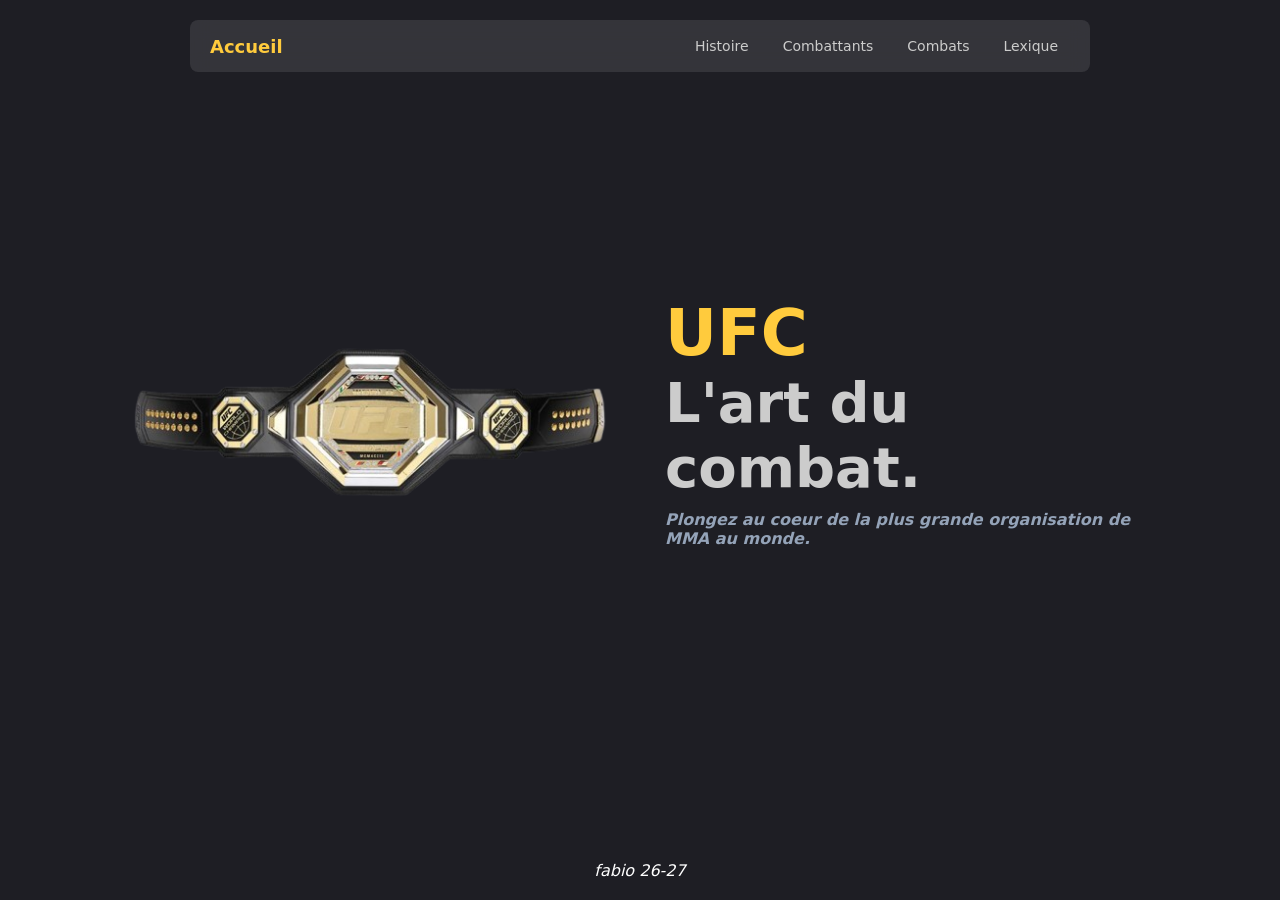
<file: Projet 1/index.html>
<!DOCTYPE html>
<html lang="fr">
<head>
    <meta charset="UTF-8">
    <meta name="viewport" content="width=device-width, initial-scale=1.0">
    <title>Accueil</title>
    <link rel="stylesheet" href="css/styleindex.css">
</head>

<body>
    
<!--Nav bar (menu)-->
<nav class="navbar">
  <a class="brand" href="index.html">Accueil</a>
  
  <div class="nav-links">
    <a href="histoire.html">Histoire</a>
    <a href="combattants.html">Combattants</a>
    <a href="combats.html">Combats</a>
    <a href="lexique.html">Lexique</a>
  </div>
</nav>

<!--Image et titre-->
<div class="container">
  <div class="left-side-container">
    <img src="img/Ufc belt.png">
  </div>

  <div class="right-side-container">
    <h1>UFC</h1>
    <h2>L'art du combat.</h2>
    <p>Plongez au coeur de la plus grande organisation de MMA au monde.</p>
  </div>
</div>




<footer>
  <p>fabio 26-27</p>
</footer>

</body>

</html>
</file>
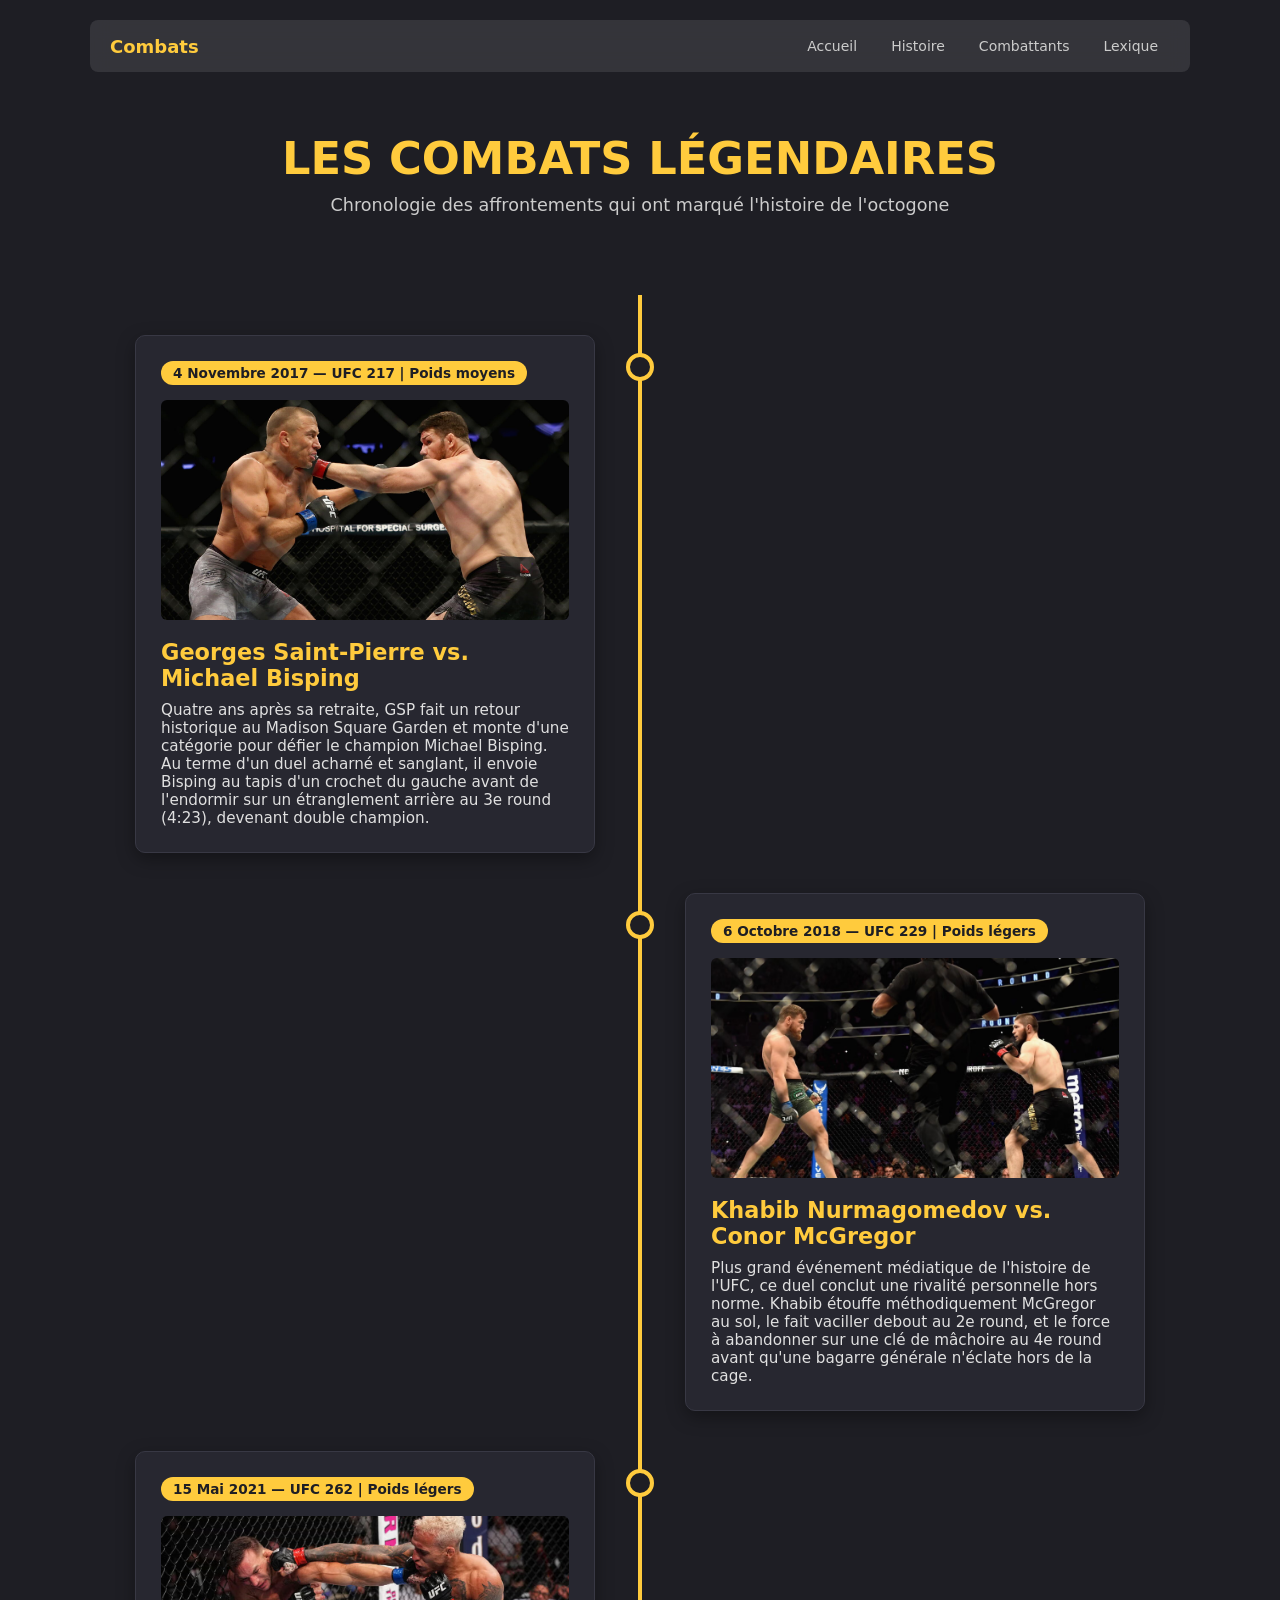
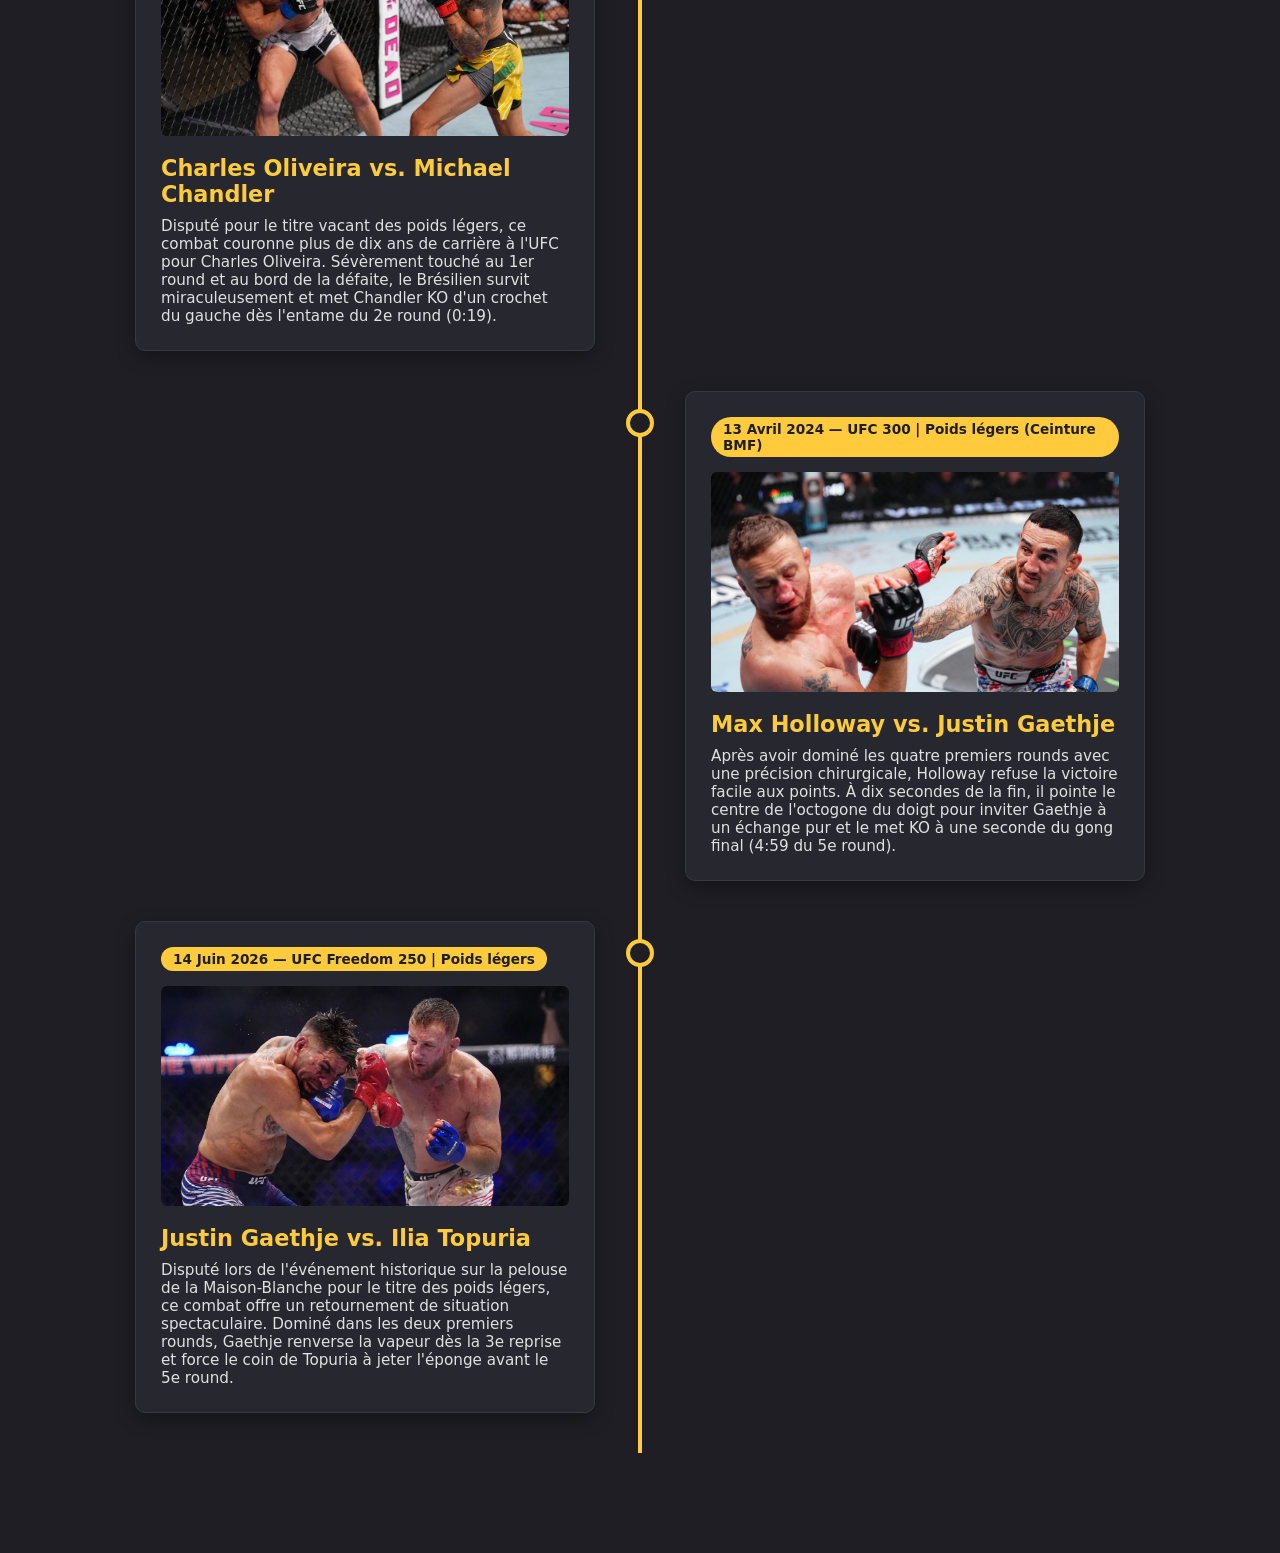
<file: Projet 1/combats.html>
<!DOCTYPE html>
<html lang="fr">
<head>
    <meta charset="UTF-8">
    <meta name="viewport" content="width=device-width, initial-scale=1.0">
    <link rel="stylesheet" href="css/stylecombats.css">
    <title>Combats</title>
</head>
<body>

<header>
    <nav class="navbar">
        <a class="brand" href="combats.html">Combats</a>
        <div class="nav-links">
            <a href="index.html">Accueil</a>
            <a href="histoire.html">Histoire</a>
            <a href="combattants.html">Combattants</a>
            <a href="lexique.html">Lexique</a>
        </div>
    </nav>
</header>

<main>
    <section class="hero">
        <h1>Les combats légendaires</h1>
        <div class="soustitre">
            <p>Chronologie des affrontements qui ont marqué l'histoire de l'octogone</p>
        </div>
    </section>

    <div class="timeline">

        <!-- 1. GSP vs Bisping -->
        <div class="timeline-item">
            <div class="timeline-content">
                <span class="date">4 Novembre 2017 — UFC 217 | Poids moyens</span>
                <img src="img/combats/gspvsbisping.jpg" alt="Georges Saint-Pierre vs Michael Bisping">
                <h2>Georges Saint-Pierre vs. Michael Bisping</h2>
                <p>
                    Quatre ans après sa retraite, GSP fait un retour historique au Madison Square Garden et monte d'une catégorie pour défier le champion Michael Bisping. Au terme d'un duel acharné et sanglant, il envoie Bisping au tapis d'un crochet du gauche avant de l'endormir sur un étranglement arrière au 3e round (4:23), devenant double champion.
                </p>
            </div>
        </div>

        <!-- 2. Khabib vs McGregor -->
        <div class="timeline-item">
            <div class="timeline-content">
                <span class="date">6 Octobre 2018 — UFC 229 | Poids légers</span>
                <img src="img/combats/khabibvsmcgregor.jpg" alt="Khabib Nurmagomedov vs Conor McGregor">
                <h2>Khabib Nurmagomedov vs. Conor McGregor</h2>
                <p>
                    Plus grand événement médiatique de l'histoire de l'UFC, ce duel conclut une rivalité personnelle hors norme. Khabib étouffe méthodiquement McGregor au sol, le fait vaciller debout au 2e round, et le force à abandonner sur une clé de mâchoire au 4e round avant qu'une bagarre générale n'éclate hors de la cage.
                </p>
            </div>
        </div>

        <!-- 3. Oliveira vs Chandler -->
        <div class="timeline-item">
            <div class="timeline-content">
                <span class="date">15 Mai 2021 — UFC 262 | Poids légers</span>
                <img src="img/combats/oliveiravschandler.avif" alt="Charles Oliveira vs Michael Chandler">
                <h2>Charles Oliveira vs. Michael Chandler</h2>
                <p>
                    Disputé pour le titre vacant des poids légers, ce combat couronne plus de dix ans de carrière à l'UFC pour Charles Oliveira. Sévèrement touché au 1er round et au bord de la défaite, le Brésilien survit miraculeusement et met Chandler KO d'un crochet du gauche dès l'entame du 2e round (0:19).
                </p>
            </div>
        </div>

        <!-- 4. Holloway vs Gaethje -->
        <div class="timeline-item">
            <div class="timeline-content">
                <span class="date">13 Avril 2024 — UFC 300 | Poids légers (Ceinture BMF)</span>
                <img src="img/combats/hollowayvsgaethje.avif" alt="Max Holloway vs Justin Gaethje">
                <h2>Max Holloway vs. Justin Gaethje</h2>
                <p>
                    Après avoir dominé les quatre premiers rounds avec une précision chirurgicale, Holloway refuse la victoire facile aux points. À dix secondes de la fin, il pointe le centre de l'octogone du doigt pour inviter Gaethje à un échange pur et le met KO à une seconde du gong final (4:59 du 5e round).
                </p>
            </div>
        </div>

        <!-- 5. Gaethje vs Topuria -->
        <div class="timeline-item">
            <div class="timeline-content">
                <span class="date">14 Juin 2026 — UFC Freedom 250 | Poids légers</span>
                <img src="img/combats/gaethjevstopuria.jpeg" alt="Justin Gaethje vs Ilia Topuria">
                <h2>Justin Gaethje vs. Ilia Topuria</h2>
                <p>
                    Disputé lors de l'événement historique sur la pelouse de la Maison-Blanche pour le titre des poids légers, ce combat offre un retournement de situation spectaculaire. Dominé dans les deux premiers rounds, Gaethje renverse la vapeur dès la 3e reprise et force le coin de Topuria à jeter l'éponge avant le 5e round.
                </p>
            </div>
        </div>

    </div>
</main>

</body>
</html>
</file>
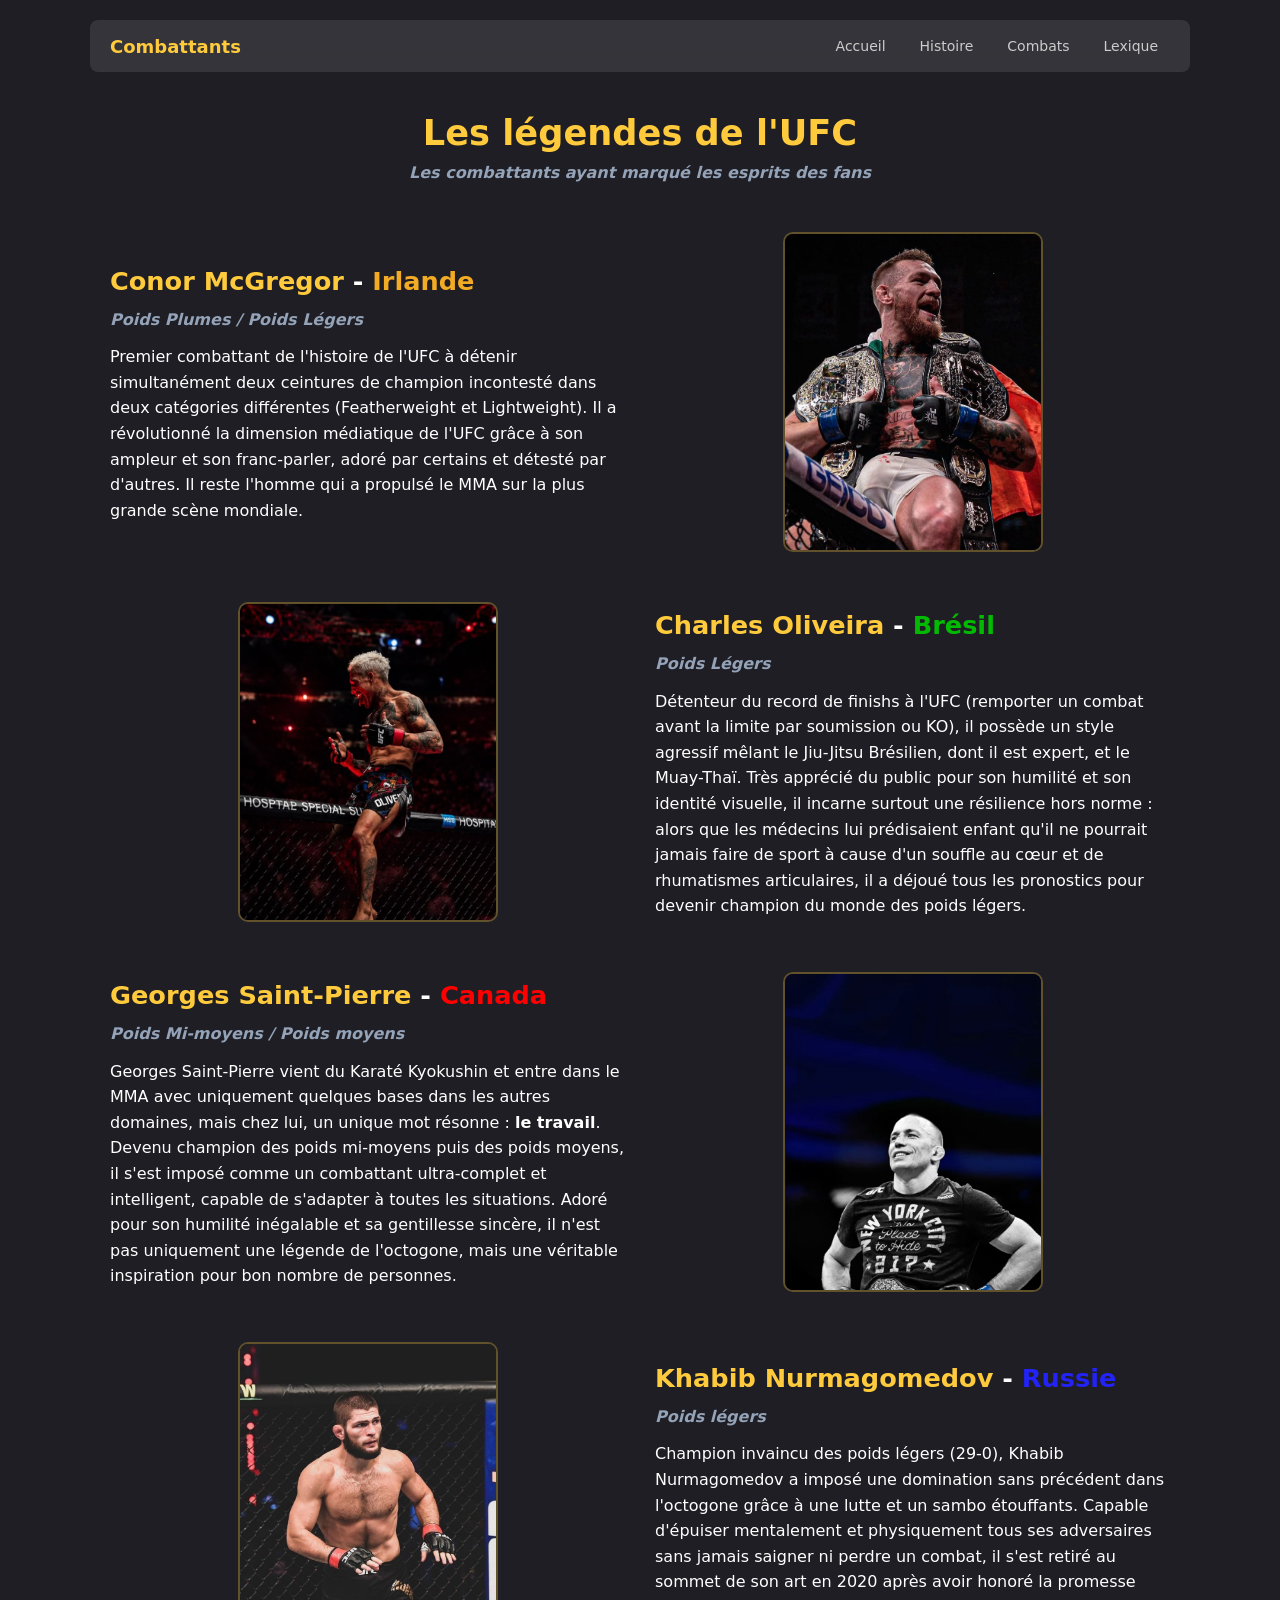
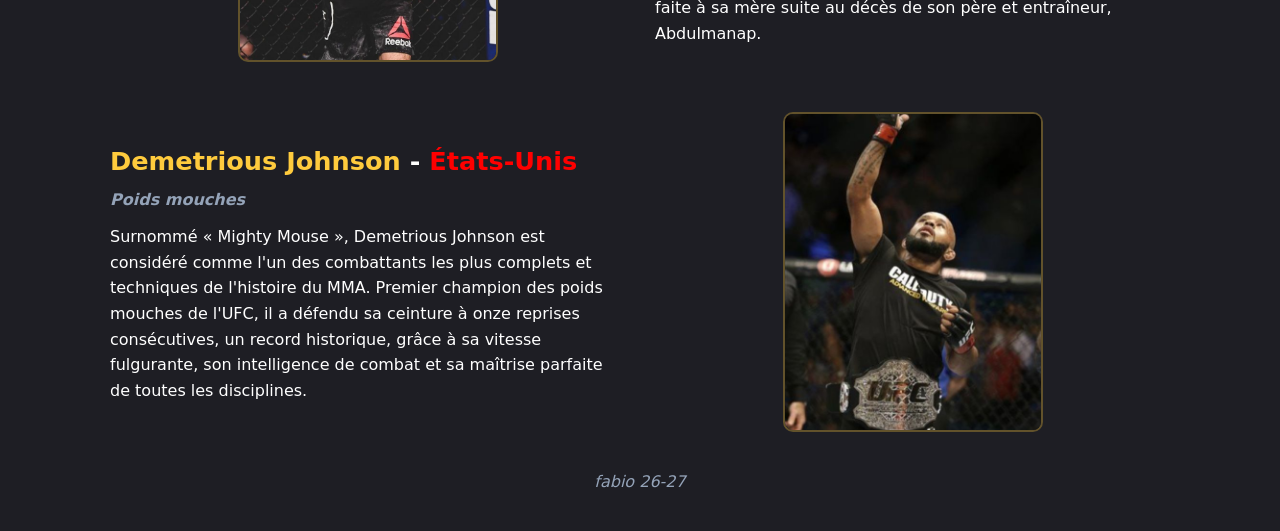
<file: Projet 1/combattants.html>
<!DOCTYPE html>
<html lang="fr">
<head>
    <meta charset="UTF-8">
    <meta name="viewport" content="width=device-width, initial-scale=1.0">
    <link rel="stylesheet" href="css/stylecombattants.css">
    <title>Combattants</title>
</head>
<body>

<header>
    <nav class="navbar">
        <a class="brand" href="combattants.html">Combattants</a>
        <div class="nav-links">
            <a href="index.html">Accueil</a>
            <a href="histoire.html">Histoire</a>
            <a href="combats.html">Combats</a>
            <a href="lexique.html">Lexique</a>
        </div>
    </nav>
</header>

<main>
    <section class="hero">
        <h1>Les légendes de l'UFC</h1>
        <div class="soustitre">
            <p>Les combattants ayant marqué les esprits des fans</p>
        </div>
    </section>

    <section class="combattant">
        <div class="image">
            <img src="img/combattants/mcgregor.jpg" alt="Conor McGregor">
        </div>
        <div class="texte">
            <h2>Conor McGregor <span class="blanc">-</span> <span class="orange">Irlande</span></h2>
            <p class="categorie">Poids Plumes / Poids Légers</p>
            <p>
                Premier combattant de l'histoire de l'UFC à détenir simultanément deux ceintures de champion incontesté dans deux catégories différentes 
                (Featherweight et Lightweight). Il a révolutionné la dimension médiatique de l'UFC grâce à son ampleur et son franc-parler, 
                adoré par certains et détesté par d'autres. Il reste l'homme qui a propulsé le MMA sur la plus grande scène mondiale.
            </p>
        </div>
    </section>

    <section class="combattant">
        <div class="image">
            <img src="img/combattants/oliveira.jpg" alt="Charles Oliveira">
        </div>
        <div class="texte">
            <h2>Charles Oliveira <span class="blanc">-</span> <span class="vert">Brésil</span></h2>
            <p class="categorie">Poids Légers</p>
            <p>
                Détenteur du record de finishs à l'UFC (remporter un combat avant la limite par soumission ou KO), il possède un style agressif 
                mêlant le Jiu-Jitsu Brésilien, dont il est expert, et le Muay-Thaï. Très apprécié du public pour son humilité et 
                son identité visuelle, il incarne surtout une résilience hors norme : alors que les médecins lui prédisaient enfant qu'il ne pourrait jamais faire de sport à cause d'un souffle au cœur et de rhumatismes articulaires, il a déjoué tous les pronostics pour devenir champion du monde des poids légers.
            </p>
        </div>
    </section>

    <section class="combattant">
        <div class="image">
            <img src="img/combattants/gsp.jpg" alt="Georges Saint-Pierre">
        </div>
        <div class="texte">
            <h2>Georges Saint-Pierre <span class="blanc">-</span> <span class="rouge">Canada</span></h2>
            <p class="categorie">Poids Mi-moyens / Poids moyens</p>
            <p>
                Georges Saint-Pierre vient du Karaté Kyokushin et entre dans le MMA avec uniquement quelques bases dans les autres
                domaines, mais chez lui, un unique mot résonne : <strong>le travail</strong>. Devenu champion des poids mi-moyens puis des poids moyens, il s'est imposé comme un combattant ultra-complet et intelligent,
                capable de s'adapter à toutes les situations. Adoré pour son humilité inégalable et sa gentillesse sincère, il n'est pas uniquement
                une légende de l'octogone, mais une véritable inspiration pour bon nombre de personnes.
            </p>
        </div>
    </section>

    <section class="combattant">
        <div class="image">
            <img src="img/combattants/khabib.jpg" alt="Khabib Nurmagomedov">
        </div>
        <div class="texte">
            <h2>Khabib Nurmagomedov <span class="blanc">-</span> <span class="bleu">Russie</span></h2>
            <p class="categorie">Poids légers</p>
            <p> Champion invaincu des poids légers (29-0), Khabib Nurmagomedov a imposé une domination sans précédent dans l'octogone
                grâce à une lutte et un sambo étouffants. Capable d'épuiser mentalement et physiquement tous ses adversaires sans jamais saigner
                ni perdre un combat, il s'est retiré au sommet de son art en 2020 après avoir honoré la promesse faite à sa mère suite
                au décès de son père et entraîneur, Abdulmanap.
            </p>    
        </div>
    </section>

    <section class="combattant">
        <div class="image">
            <img src="img/combattants/dj.jpg" alt="Demetrious Johnson">
        </div>
        <div class="texte">
            <h2>Demetrious Johnson <span class="blanc">-</span> <span class="rouge">États-Unis</span></h2>
            <p class="categorie">Poids mouches</p>
            <p>
                Surnommé « Mighty Mouse », Demetrious Johnson est considéré comme l'un des combattants les plus complets et techniques
                de l'histoire du MMA. Premier champion des poids mouches de l'UFC, il a défendu sa ceinture à onze reprises consécutives, un record historique, grâce
                à sa vitesse fulgurante, son intelligence de combat et sa maîtrise parfaite de toutes les disciplines.
            </p>   
        </div>
    </section>
</main>

<footer>
    <p>fabio 26-27</p>
</footer>
    
</body>
</html>
</file>
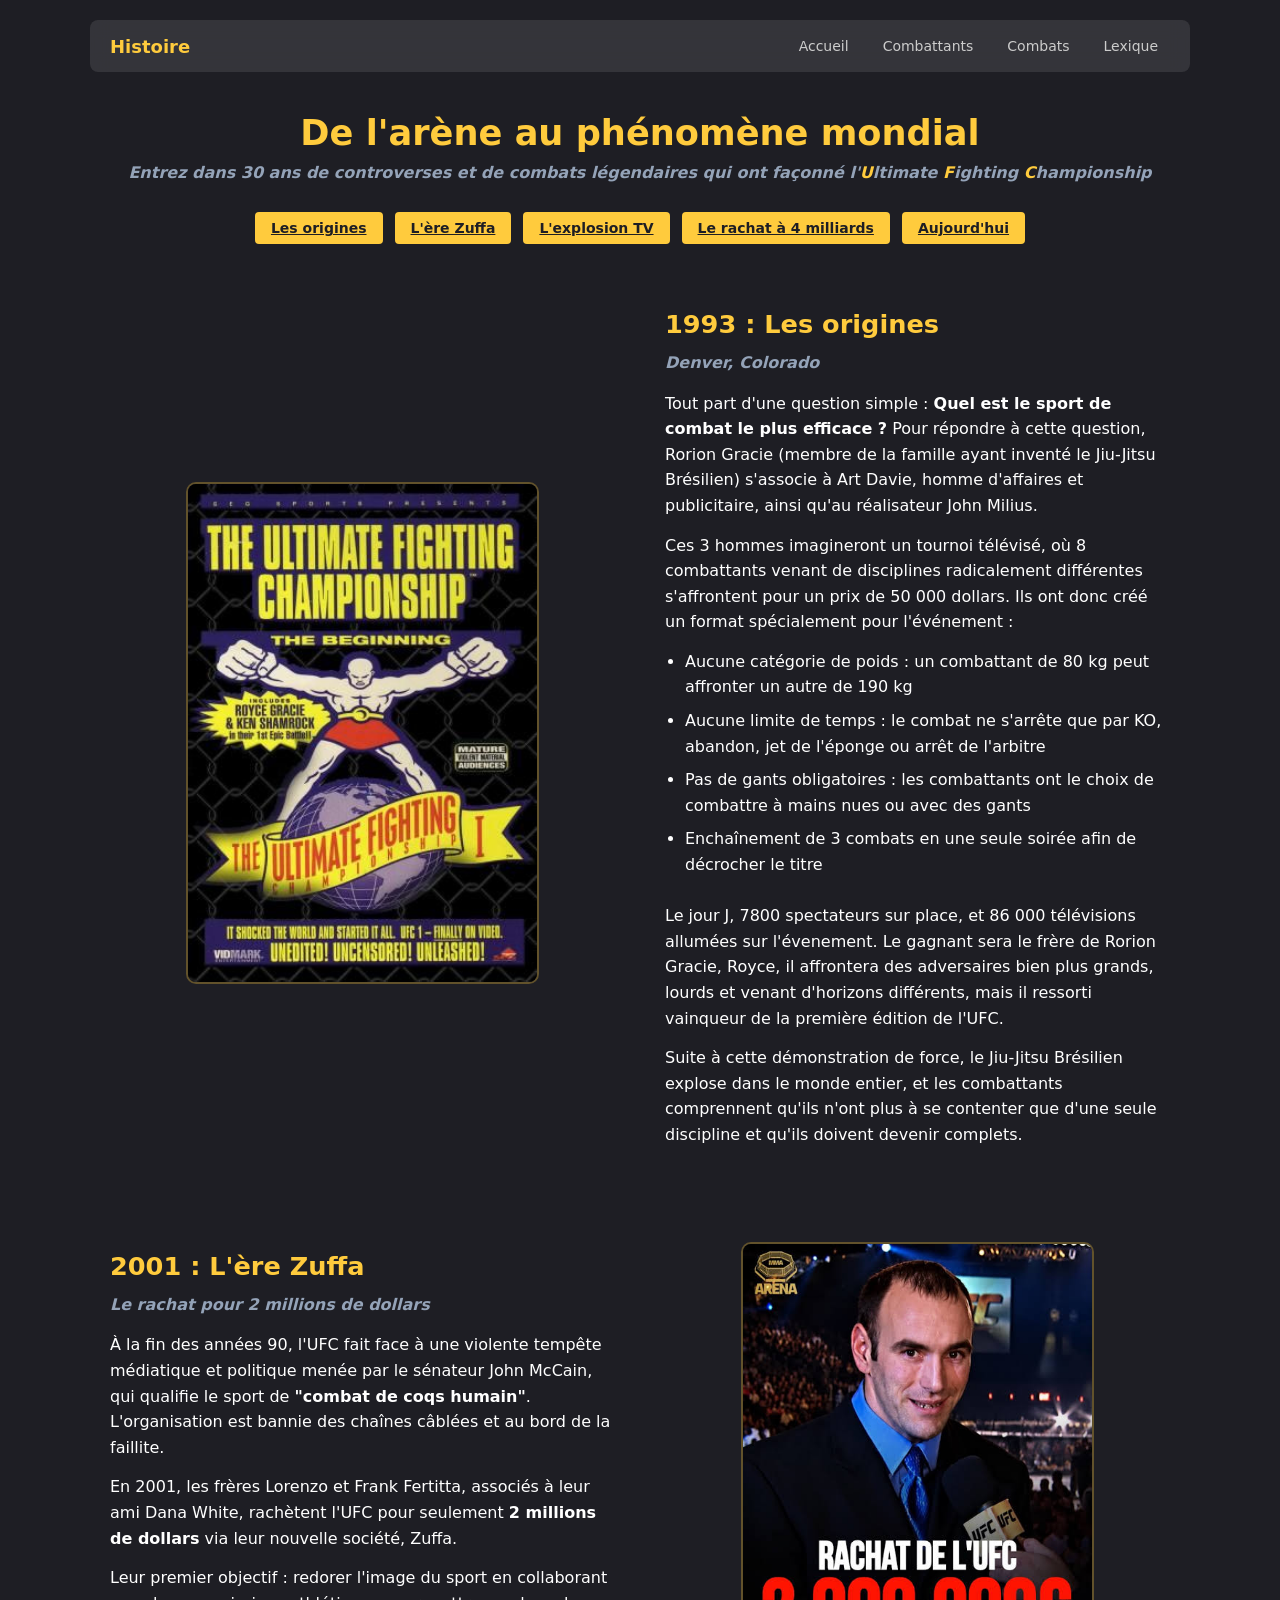
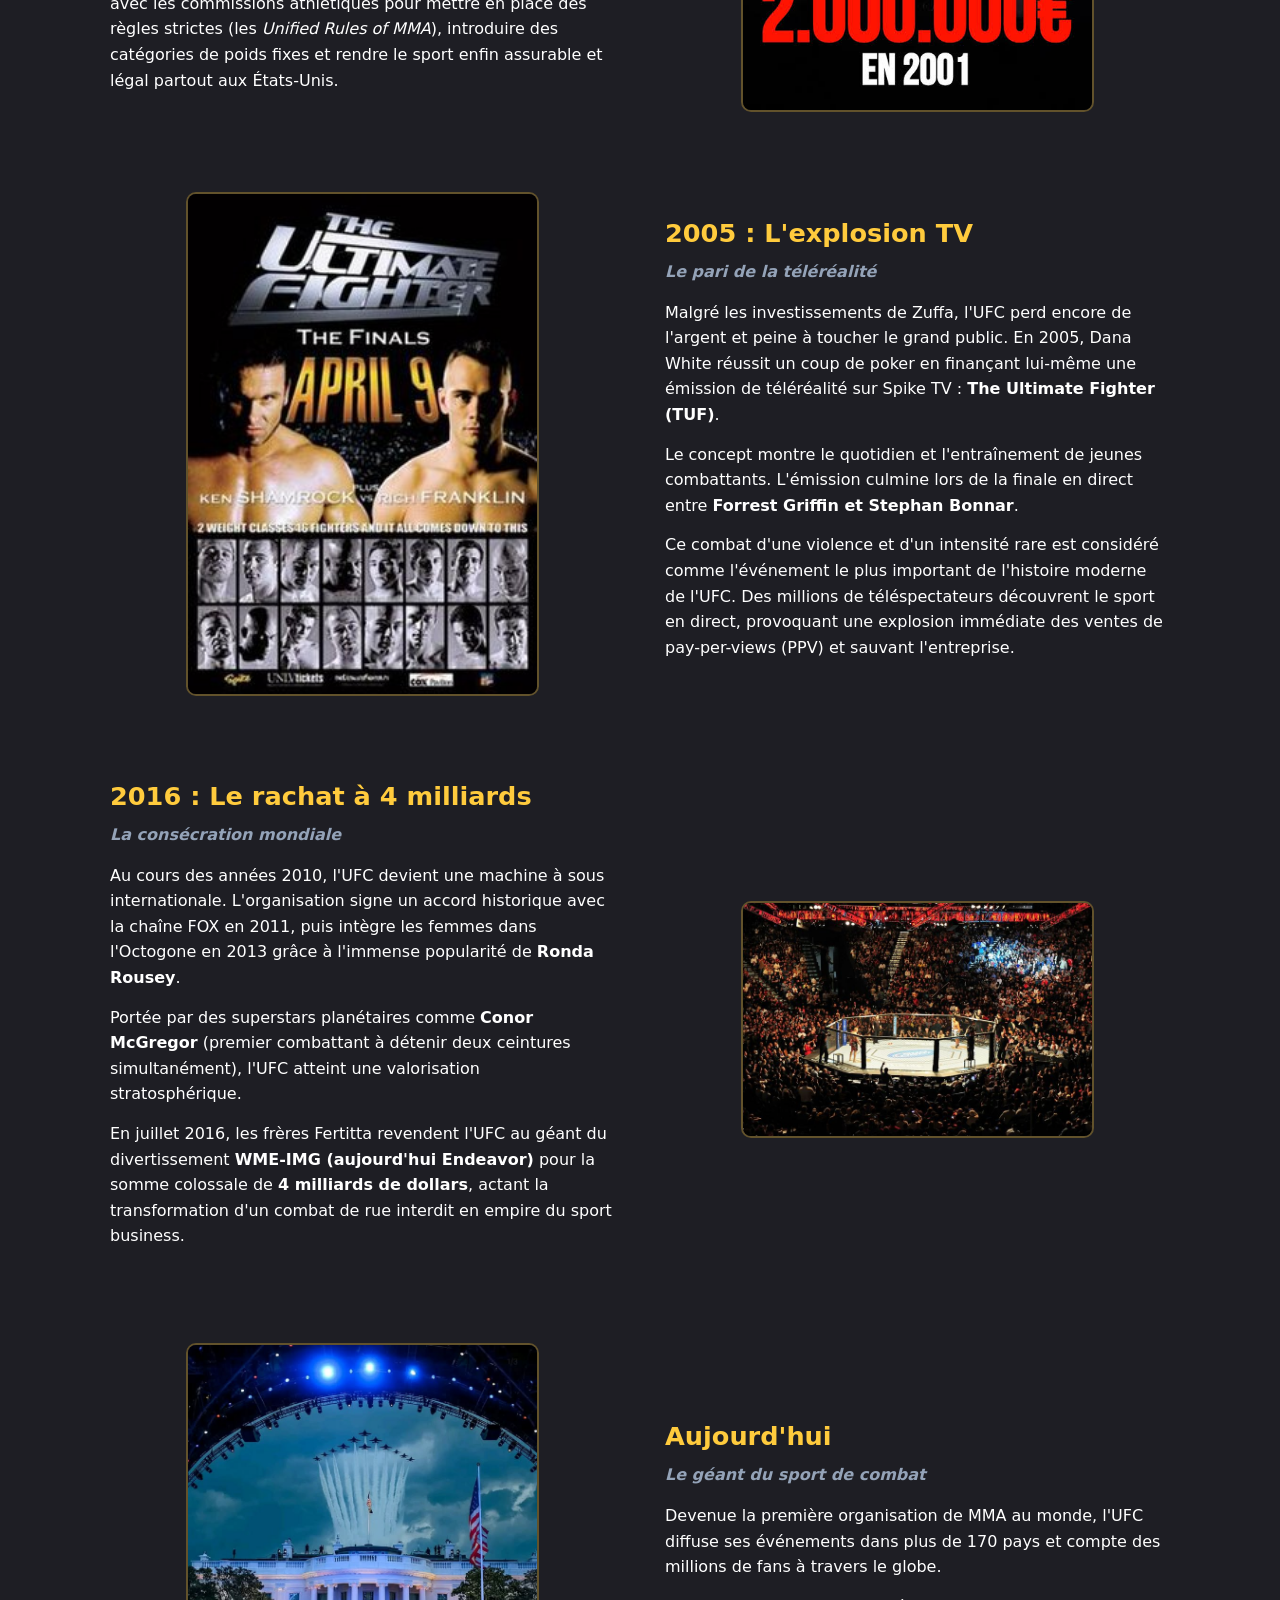
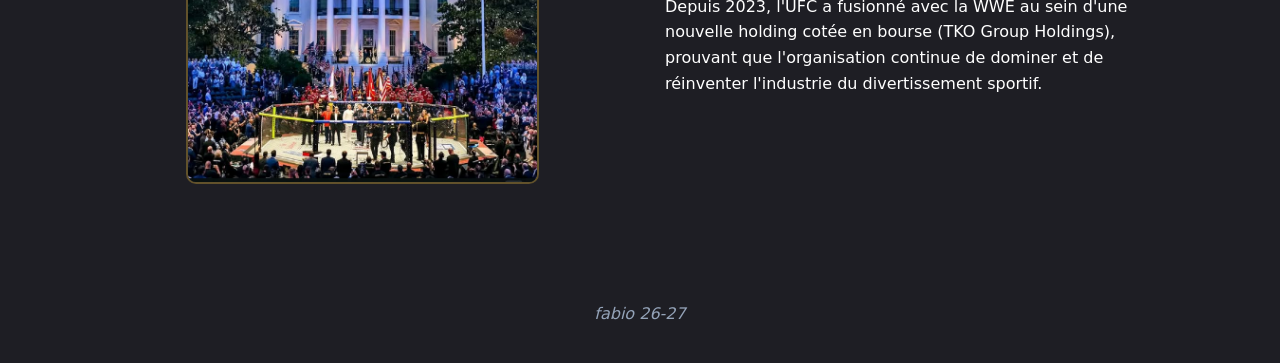
<file: Projet 1/histoire.html>
<!DOCTYPE html>
<html lang="fr">
<head>
    <meta charset="UTF-8">
    <meta name="viewport" content="width=device-width, initial-scale=1.0">
    <link rel="stylesheet" href="css/stylehistoire.css">
    <title>Histoire</title>
</head>
<body>

    <header>
        <nav class="navbar">
            <a class="brand" href="histoire.html">Histoire</a>
            <div class="nav-links">
                <a href="index.html">Accueil</a>
                <a href="combattants.html">Combattants</a>
                <a href="combats.html">Combats</a>
                <a href="lexique.html">Lexique</a>
        </nav>
    </header>

    <main>
        <section class="hero">
            <h1>De l'arène au phénomène mondial</h1>
            <div class="soustitre">
            <p>Entrez dans 30 ans de controverses et de combats légendaires qui ont façonné l'<span class="jaune">U</span>ltimate <span class="jaune">F</span>ighting <span class="jaune">C</span>hampionship</p>
            </div>
        </section>

        <nav class="navigation">
            <a href="#origines">Les origines</a>
            <a href="#zuffa">L'ère Zuffa</a>
            <a href="#tvexplosion">L'explosion TV</a>
            <a href="#rachat">Le rachat à 4 milliards</a>
            <a href="#aujd">Aujourd'hui</a>
        </nav>

        <section id="origines" class="paragraphe1">
            <div class="texte">
                <h2>1993 : Les origines</h2>
                <div class="soustitre">
                    <p>Denver, Colorado</p>
                </div>
                <p>
                    Tout part d'une question simple : <strong>Quel est le sport de combat le plus efficace ?</strong> Pour répondre à cette question, 
                    Rorion Gracie (membre de la famille ayant inventé le Jiu-Jitsu Brésilien) s'associe à Art Davie, homme d'affaires et publicitaire, 
                    ainsi qu'au réalisateur John Milius.
                </p>
                <p>
                    Ces 3 hommes imagineront un tournoi télévisé, où 8 combattants venant de disciplines radicalement différentes s'affrontent 
                    pour un prix de 50 000 dollars. Ils ont donc créé un format spécialement pour l'événement :
                </p>
                <ul>
                    <li>Aucune catégorie de poids : un combattant de 80 kg peut affronter un autre de 190 kg</li>
                    <li>Aucune limite de temps : le combat ne s'arrête que par KO, abandon, jet de l'éponge ou arrêt de l'arbitre</li>
                    <li>Pas de gants obligatoires : les combattants ont le choix de combattre à mains nues ou avec des gants</li>
                    <li>Enchaînement de 3 combats en une seule soirée afin de décrocher le titre</li>
                </ul>
                <br>
                <p>
                  Le jour J, 7800 spectateurs sur place, et 86 000 télévisions allumées sur l'évenement. Le gagnant sera le frère de Rorion Gracie,
                  Royce, il affrontera des adversaires bien plus grands, lourds et venant d'horizons différents, mais il ressorti vainqueur de la première édition
                  de l'UFC.
                </p>
                <p>
                  Suite à cette démonstration de force, le Jiu-Jitsu Brésilien explose dans le monde entier, et les combattants comprennent qu'ils n'ont plus
                  à se contenter que d'une seule discipline et qu'ils doivent devenir complets.
                </p>
            </div>
            <div class="image">
                <img src="img/histoire/UFC1.jpg" alt="UFC 1">
            </div>
        </section>

        <section id="zuffa" class="paragraphe1">
            <div class="texte">
                <h2>2001 : L'ère Zuffa</h2>
                <div class="soustitre">
                    <p>Le rachat pour 2 millions de dollars</p>
                </div>
                <p>
                    À la fin des années 90, l'UFC fait face à une violente tempête médiatique et politique menée par le sénateur 
                    John McCain, qui qualifie le sport de <strong>"combat de coqs humain"</strong>. L'organisation est bannie 
                    des chaînes câblées et au bord de la faillite.
                </p>
                <p>
                    En 2001, les frères Lorenzo et Frank Fertitta, associés à leur ami Dana White, rachètent l'UFC pour 
                    seulement <strong>2 millions de dollars</strong> via leur nouvelle société, Zuffa. 
                </p>
                <p>
                    Leur premier objectif : redorer l'image du sport en collaborant avec les commissions athlétiques pour 
                    mettre en place des règles strictes (les <em>Unified Rules of MMA</em>), introduire des catégories de poids 
                    fixes et rendre le sport enfin assurable et légal partout aux États-Unis.
                </p>
            </div>
            <div class="image">
                <img src="img/histoire/zuffa.jpg" alt="L'ère Zuffa">
            </div>
        </section>

        <section id="tvexplosion" class="paragraphe1">
            <div class="texte">
                <h2>2005 : L'explosion TV</h2>
                <div class="soustitre">
                    <p>Le pari de la téléréalité</p>
                </div>
                <p>
                    Malgré les investissements de Zuffa, l'UFC perd encore de l'argent et peine à toucher le grand public. 
                    En 2005, Dana White réussit un coup de poker en finançant lui-même une émission de téléréalité sur Spike TV : 
                    <strong>The Ultimate Fighter (TUF)</strong>.
                </p>
                <p>
                    Le concept montre le quotidien et l'entraînement de jeunes combattants. L'émission culmine lors de la finale 
                    en direct entre <strong>Forrest Griffin et Stephan Bonnar</strong>. 
                </p>
                <p>
                    Ce combat d'une violence et d'un intensité rare est considéré comme l'événement le plus important de l'histoire moderne de l'UFC. 
                    Des millions de téléspectateurs découvrent le sport en direct, provoquant une explosion immédiate des ventes de 
                    pay-per-views (PPV) et sauvant l'entreprise.
                </p>
            </div>
            <div class="image">
                <img src="img/histoire/tuf1.jpg" alt="L'explosion TV">
            </div>
        </section>

        <section id="rachat" class="paragraphe1">
            <div class="texte">
                <h2>2016 : Le rachat à 4 milliards</h2>
                <div class="soustitre">
                    <p>La consécration mondiale</p>
                </div>
                <p>
                    Au cours des années 2010, l'UFC devient une machine à sous internationale. L'organisation signe un accord historique 
                    avec la chaîne FOX en 2011, puis intègre les femmes dans l'Octogone en 2013 grâce à l'immense popularité de 
                    <strong>Ronda Rousey</strong>.
                </p>
                <p>
                    Portée par des superstars planétaires comme <strong>Conor McGregor</strong> (premier combattant à détenir deux ceintures 
                    simultanément), l'UFC atteint une valorisation stratosphérique.
                </p>
                <p>
                    En juillet 2016, les frères Fertitta revendent l'UFC au géant du divertissement <strong>WME-IMG (aujourd'hui Endeavor)</strong> 
                    pour la somme colossale de <strong>4 milliards de dollars</strong>, actant la transformation d'un combat de rue interdit 
                    en empire du sport business.
                </p>
            </div>
            <div class="image">
                <img src="img/histoire/public.jpg" alt="Le rachat à 4 milliards">
            </div>
        </section>

        <section id="aujd" class="paragraphe1">
            <div class="texte">
                <h2>Aujourd'hui</h2>
                <div class="soustitre">
                    <p>Le géant du sport de combat</p>
                </div>
                <p>
                    Devenue la première organisation de MMA au monde, l'UFC diffuse ses événements dans plus de 170 pays et 
                    compte des millions de fans à travers le globe. 
                </p>
                <p>
                    Depuis 2023, l'UFC a fusionné avec la WWE au sein d'une nouvelle holding cotée en bourse (TKO Group Holdings), 
                    prouvant que l'organisation continue de dominer et de réinventer l'industrie du divertissement sportif.
                </p>
            </div>
            <div class="image">
                <img src="img/histoire/ufcwhitehouse.jpg" alt="Aujourd'hui">
            </div>
        </section>
    </main>

    <footer>
        <p>fabio 26-27</p>
    </footer>

</body>
</html>
</file>
<file: Projet 1/css/styleindex.css>
* {
  font-family: system-ui, -apple-system, BlinkMacSystemFont, 'Segoe UI', Roboto, sans-serif;
  box-sizing: border-box;
  margin: 0;
  padding: 0;
}

body {
  background-color: #1e1e24;
  color: #fff;
  padding: 20px;
  min-height: 100vh;
  display: flex;
  flex-direction: column;
}

/* navbar */
.navbar {
  display: flex;
  align-items: center;
  justify-content: space-between;
  max-width: 900px;
  margin: 0 auto;
  width: 100%;
  padding: 12px 20px;
  background: rgba(255, 255, 255, 0.1);
  border-radius: 8px;
  backdrop-filter: blur(10px);
  flex-wrap: wrap;
  gap: 10px;
}

.brand {
  font-size: 18px;
  font-weight: bold;
  color: #FFCB3D;
  text-decoration: none;
}

.nav-links {
  display: flex;
  align-items: center;
  gap: 10px;
  flex-wrap: wrap; 
}

.nav-links a {
  color: #ccc;
  text-decoration: none;
  font-size: 14px;
  padding: 6px 12px;
  border-radius: 4px;
  transition: background 0.3s, color 0.3s;
}

.nav-links a:hover,
.nav-links a.active {
  color: #1e1e24;
  background: #FFCB3D;
}

.nav-links .btn {
  background: #FFCB3D;
  color: #1e1e24;
}

.nav-links .btn:hover {
  background: #e0b030;
  color: #fff;
}


.toggler {
  display: none;
}

/* container principal */
.container {
  margin: auto auto;
  padding: 20px;
  display: flex;
  flex-direction: column; 
  gap: 20px;
  width: 100%;
  max-width: 1100px;
  align-items: center;
}

.container .left-side-container {
  flex: 1;
  padding: 15px;
  display: flex;
  justify-content: center; 
  align-items: center;
}

.container .left-side-container img {
  max-width: 100%; 
  height: auto;    
  display: block;
  padding-top: 0;
  transition: transform 0.4s ease;
}

.container .left-side-container img:hover {
  transform: scale(1.05);
}

.container .left-side-container,
.container .right-side-container {
  flex: 1;
  padding: 15px;
  text-align: center;
}

.container .right-side-container h1 {
  font-size: 2rem;
  color: #FFCB3D;
  font-weight: bold;
}

.container .right-side-container h2 {
  color: #ccc;
  font-weight: bold;
}

.container .right-side-container p {
  font-weight: bold;
  color: #94a3b8;
  font-size: 1rem;
  margin-top: 10px;
  font-style: oblique;
}

/* footer */
footer {
  margin-top: auto;
  padding-top: 20px;
  text-align: center;
  font-style: italic;
}

/* responsive si l'écran fait 601px ou plus (pc / tablette) */
@media (min-width: 601px) {
  .container {
    flex-direction: row; 
    align-items: center;
  }

  .container .left-side-container {
    justify-content: flex-end;
  }

  .container .right-side-container {
    text-align: left; 
  }

  .container .right-side-container h1 {
    font-size: 4rem;
  }

  .container .right-side-container h2 {
    font-size: 3.5rem;
  }
}

/* responsive si l'écran fait 600px ou moins (Mobile) */
@media (max-width: 600px) {
  .navbar {
    flex-direction: column; 
    text-align: center;
  }

  .nav-links {
    justify-content: center; 
  }
}
</file>
<file: Projet 1/css/stylecombats.css>
* {
  font-family: system-ui, -apple-system, BlinkMacSystemFont, 'Segoe UI', Roboto, sans-serif;
  box-sizing: border-box;
  margin: 0;
  padding: 0;
}

body {
  background-color: #1e1e24;
  color: #fff;
  padding: 20px;
  min-height: 100vh;
  display: flex;
  flex-direction: column;
}

.navbar {
  display: flex;
  align-items: center;
  justify-content: space-between;
  max-width: 1100px;
  margin: 0 auto;
  width: 100%;
  padding: 12px 20px;
  background: rgba(255, 255, 255, 0.1);
  border-radius: 8px;
  backdrop-filter: blur(10px);
  flex-wrap: wrap;
  gap: 10px;
}

.brand {
  font-size: 18px;
  font-weight: bold;
  color: #FFCB3D;
  text-decoration: none;
}

.nav-links {
  display: flex;
  align-items: center;
  gap: 10px;
  flex-wrap: wrap;
}

.nav-links a {
  color: #ccc;
  text-decoration: none;
  font-size: 14px;
  padding: 6px 12px;
  border-radius: 4px;
  transition: background 0.3s, color 0.3s;
}

.nav-links a:hover,
.nav-links a.active {
  color: #1e1e24;
  background: #FFCB3D;
}

.nav-links .btn {
  background: #FFCB3D;
  color: #1e1e24;
}

.nav-links .btn:hover {
  background: #e0b030;
  color: #fff;
}
.hero {
    text-align: center;
    padding: 60px 20px 40px;
}

.hero h1 {
    font-size: 2.8rem;
    color: #FFCB3D;
    text-transform: uppercase;
    margin-bottom: 10px;
}

.soustitre p {
    color: #cccccc;
    font-size: 1.1rem;
}

/* --- TIMELINE --- */
.timeline {
    position: relative;
    max-width: 1100px;
    margin: 40px auto 80px;
    padding: 20px 0;
}

/* La ligne verticale centrale dorée */
.timeline::before {
    content: '';
    position: absolute;
    top: 0;
    bottom: 0;
    left: 50%;
    width: 4px;
    background-color: #FFCB3D;
    transform: translateX(-50%);
}

/* Conteneur de chaque combat (50% de largeur) */
.timeline-item {
    position: relative;
    width: 50%;
    padding: 20px 45px;
}

/* Placement alterné : impairs à gauche, pairs à droite */
.timeline-item:nth-child(odd) {
    left: 0;
}

.timeline-item:nth-child(even) {
    left: 50%;
}

/* Les points dorés sur la ligne centrale */
.timeline-item::after {
    content: '';
    position: absolute;
    top: 38px;
    width: 20px;
    height: 20px;
    background-color: #1e1e24;
    border: 4px solid #FFCB3D;
    border-radius: 50%;
    z-index: 1;
}

.timeline-item:nth-child(odd)::after {
    right: -14px;
}

.timeline-item:nth-child(even)::after {
    left: -14px;
}

/* La carte de contenu */
.timeline-content {
    background-color: #272730;
    padding: 25px;
    border-radius: 10px;
    border: 1px solid #383844;
    box-shadow: 0 6px 18px rgba(0, 0, 0, 0.35);
    transition: transform 0.3s, border-color 0.3s;
}

.timeline-content:hover {
    transform: translateY(-5px);
    border-color: #FFCB3D;
}

.timeline-content .date {
    display: inline-block;
    background-color: #FFCB3D;
    color: #1e1e24;
    font-weight: bold;
    font-size: 0.85rem;
    padding: 4px 12px;
    border-radius: 20px;
    margin-bottom: 15px;
}

.timeline-content img {
    width: 100%;
    height: 220px;
    object-fit: cover;
    border-radius: 6px;
    margin-bottom: 15px;
}

.timeline-content h2 {
    color: #FFCB3D;
    font-size: 1.4rem;
    margin-bottom: 10px;
}

.timeline-content p {
    color: #e0e0e0;
    font-size: 0.95rem;
}

/* --- RESPONSIVE MOBILE --- */
@media screen and (max-width: 768px) {
    /* On déplace la ligne tout à gauche */
    .timeline::before {
        left: 25px;
    }

    /* Tous les blocs prennent 100% de la largeur */
    .timeline-item {
        width: 100%;
        padding-left: 65px;
        padding-right: 20px;
    }

    .timeline-item:nth-child(even) {
        left: 0;
    }

    /* On aligne tous les points sur la ligne de gauche */
    .timeline-item:nth-child(odd)::after,
    .timeline-item:nth-child(even)::after {
        left: 11px;
        right: auto;
    }
}
</file>
<file: Projet 1/css/stylecombattants.css>
* {
  font-family: system-ui, -apple-system, BlinkMacSystemFont, 'Segoe UI', Roboto, sans-serif;
  box-sizing: border-box;
  margin: 0;
  padding: 0;
}

body {
  background-color: #1e1e24;
  color: #fff;
  padding: 20px;
  min-height: 100vh;
  display: flex;
  flex-direction: column;
}

.navbar {
  display: flex;
  align-items: center;
  justify-content: space-between;
  max-width: 1100px;
  margin: 0 auto;
  width: 100%;
  padding: 12px 20px;
  background: rgba(255, 255, 255, 0.1);
  border-radius: 8px;
  backdrop-filter: blur(10px);
  flex-wrap: wrap;
  gap: 10px;
}

.brand {
  font-size: 18px;
  font-weight: bold;
  color: #FFCB3D;
  text-decoration: none;
}

.nav-links {
  display: flex;
  align-items: center;
  gap: 10px;
  flex-wrap: wrap;
}

.nav-links a {
  color: #ccc;
  text-decoration: none;
  font-size: 14px;
  padding: 6px 12px;
  border-radius: 4px;
  transition: background 0.3s, color 0.3s;
}

.nav-links a:hover,
.nav-links a.active {
  color: #1e1e24;
  background: #FFCB3D;
}

.nav-links .btn {
  background: #FFCB3D;
  color: #1e1e24;
}

.nav-links .btn:hover {
  background: #e0b030;
  color: #fff;
}

.jaune {
  color: #FFCB3D;
}

main {
  width: 100%;
  max-width: 1100px;
  margin: 0 auto;
  padding: 0 20px;
}

.hero {
  text-align: center;
  margin-top: 40px;
  margin-bottom: 20px;
}

h1 {
  font-size: 2.2rem;
  color: #FFCB3D;
  font-weight: bold;
  margin-bottom: 10px;
}

h2 {
  color: #FFCB3D;
  font-weight: bold;
  font-size: 1.6rem;
  margin-bottom: 5px;
}

.soustitre {
  margin-bottom: 15px;
  text-align: center;
}

.soustitre p {
  font-weight: bold;
  color: #94a3b8;
  font-size: 1rem;
  font-style: italic;
}

.combattant {
  display: flex;
  align-items: center;
  gap: 30px;
  margin-top: 50px;
}

.combattant:nth-of-type(even) {
  flex-direction: row-reverse;
}

.texte {
  flex: 1;
  line-height: 1.6;
}

.categorie {
  font-weight: bold;
  color: #94a3b8;
  font-style: italic;
  margin-bottom: 12px;
}

.image {
  flex: 1;
  display: flex;
  justify-content: center;
}

.image img {
  width: 260px;
  height: 320px;
  border-radius: 10px;
  border: 2px solid rgba(255, 203, 61, 0.3);
  object-fit: cover;
  transition: transform 0.4s ease;
}

.image img:hover {
  transform: scale(1.05);
}

.vert{
    color: rgb(3, 186, 3);
}

.blanc{
    color: white;
}

.orange{
    color: rgb(243, 171, 38);
}

.rouge{
    color: red;
}

.bleu{
    color: rgb(35, 35, 246);
}

footer {
  margin-top: auto;
  padding-top: 40px;
  padding-bottom: 20px;
  text-align: center;
  font-style: italic;
  color: #94a3b8;
}
</file>
<file: Projet 1/css/stylehistoire.css>
/* Qui s'applique à toute la page, pour une police, gestion de margin et de padding */
* {
  font-family: system-ui, -apple-system, BlinkMacSystemFont, 'Segoe UI', Roboto, sans-serif;
  box-sizing: border-box;
  margin: 0;
  padding: 0;
}

/* Pour que lorsqu'on appuie sur le bouton qui permet d'aller vers une partie, ça soit fluide */
html {
  scroll-behavior: smooth;
}

body {
  background-color: #1e1e24;
  color: #fff;
  padding: 20px;
  min-height: 100vh;
  display: flex;
  flex-direction: column;
}

/* Gestion de la nav bar */

.navbar {
  display: flex;
  align-items: center;
  justify-content: space-between;
  max-width: 1100px;
  margin: 0 auto;
  width: 100%;
  padding: 12px 20px;
  background: rgba(255, 255, 255, 0.1);
  border-radius: 8px;
  backdrop-filter: blur(10px);
  flex-wrap: wrap;
  gap: 10px;
}

.brand {
  font-size: 18px;
  font-weight: bold;
  color: #FFCB3D;
  text-decoration: none;
}

.nav-links {
  display: flex;
  align-items: center;
  gap: 10px;
  flex-wrap: wrap;
}

.nav-links a {
  color: #ccc;
  text-decoration: none;
  font-size: 14px;
  padding: 6px 12px;
  border-radius: 4px;
  transition: background 0.3s, color 0.3s;
}

.nav-links a:hover,
.nav-links a.active {
  color: #1e1e24;
  background: #FFCB3D;
}

.nav-links .btn {
  background: #FFCB3D;
  color: #1e1e24;
}

.nav-links .btn:hover {
  background: #e0b030;
  color: #fff;
}

.jaune {
  color: #FFCB3D;
}

/* Style qui s'applique à tout le main */
main {
  width: 100%;
  max-width: 1100px;
  margin: 0 auto;
  padding: 0 20px;
}

/* Gère le style du titre */
.hero {
  text-align: center;
  margin-top: 40px;
  margin-bottom: 20px;
}

/* Gère le titre */

h1 {
  font-size: 2.2rem;
  color: #FFCB3D;
  font-weight: bold;
  margin-bottom: 10px;
}

/* Gère les sous titres */

h2 {
  color: #FFCB3D;
  font-weight: bold;
  font-size: 1.6rem;
  margin-bottom: 5px;
}

/* Gère les boutons de navigation, le style la taille, les espaces, etc... */

.navigation {
  display: flex;
  justify-content: center;
  flex-wrap: wrap;
  gap: 12px;
  margin: 30px 0 60px 0;
}

.navigation a {
  padding: 8px 16px;
  background-color: #FFCB3D;
  color: #1e1e24;
  border-radius: 4px;
  font-weight: bold;
  font-size: 14px;
  transition: background 0.3s;
}

/* Lorsqu'on passe la souris sur les boutons, la couleur s'assombrit */
.navigation a:hover {
  background-color: #e0b030;
}

/* Flexbox pour les différentes zones de textes et d'images */
.paragraphe1 {
  display: flex;
  align-items: center;
  justify-content: space-between;
  gap: 50px;
  margin-bottom: 80px;
  line-height: 1.6;
}

/* Permet de créer un effet zig-zag, un bloc de texte/image sur deux est à gauche et l'autre à droite*/
.paragraphe1:nth-of-type(even) {
  flex-direction: row-reverse;
}

/* Dit à .texte de prendre toute la place disponible en s'agrandissant ou en rétrecissant aux besoins */
.texte {
  flex: 1;
}

/* Permet aussi de prendre la place nécessaire, et à mettre au centre .image */
.image {
  flex: 1;
  display: flex;
  justify-content: center;
}

/* Fixe des limites aux images pour ajuster hauteur et largeur, arondir les bords, mettre une bordure de couleur */
.image img {
  width: 70%;
  max-width: 480px;
  height: auto;
  border-radius: 10px;
  border: 2px solid rgba(255, 203, 61, 0.3);
  object-fit: cover; /* Redimensionne l'image pour qu'elle remplisse tout le cadre */
}

.soustitre {
  margin-bottom: 15px;
}

/* Dans la classe p, changer la taille de police, la couleur, mettre en italique et en gras */
.soustitre p {
  font-weight: bold;
  color: #94a3b8;
  font-size: 1rem;
  font-style: italic;
}

.texte p {
  margin-bottom: 14px;
}

/* Dans .texte mettre ul plus espacé de la gauche, en colonne, avec un espace entre chaque argument */
.texte ul {
  margin-left: 20px;
  display: flex;
  flex-direction: column;
  gap: 8px;
  margin-top: 10px;
}

/* Gestion du footer */
footer {
  margin-top: auto;
  padding-top: 40px;
  padding-bottom: 20px;
  text-align: center;
  font-style: italic;
  color: #94a3b8;
}

/* Lorsque la souris passe sur une image, elle grossit et possède une animation de fluidité */
img:hover {
  transition: transform 0.4s ease;
  transform: scale(1.05);
}

/* Responsive pour mobile */
@media (max-width: 768px) {
  .paragraphe1,
  .paragraphe1:nth-of-type(even) {
    flex-direction: column;
    gap: 25px;
    margin-bottom: 50px;
  }
}
</file>
